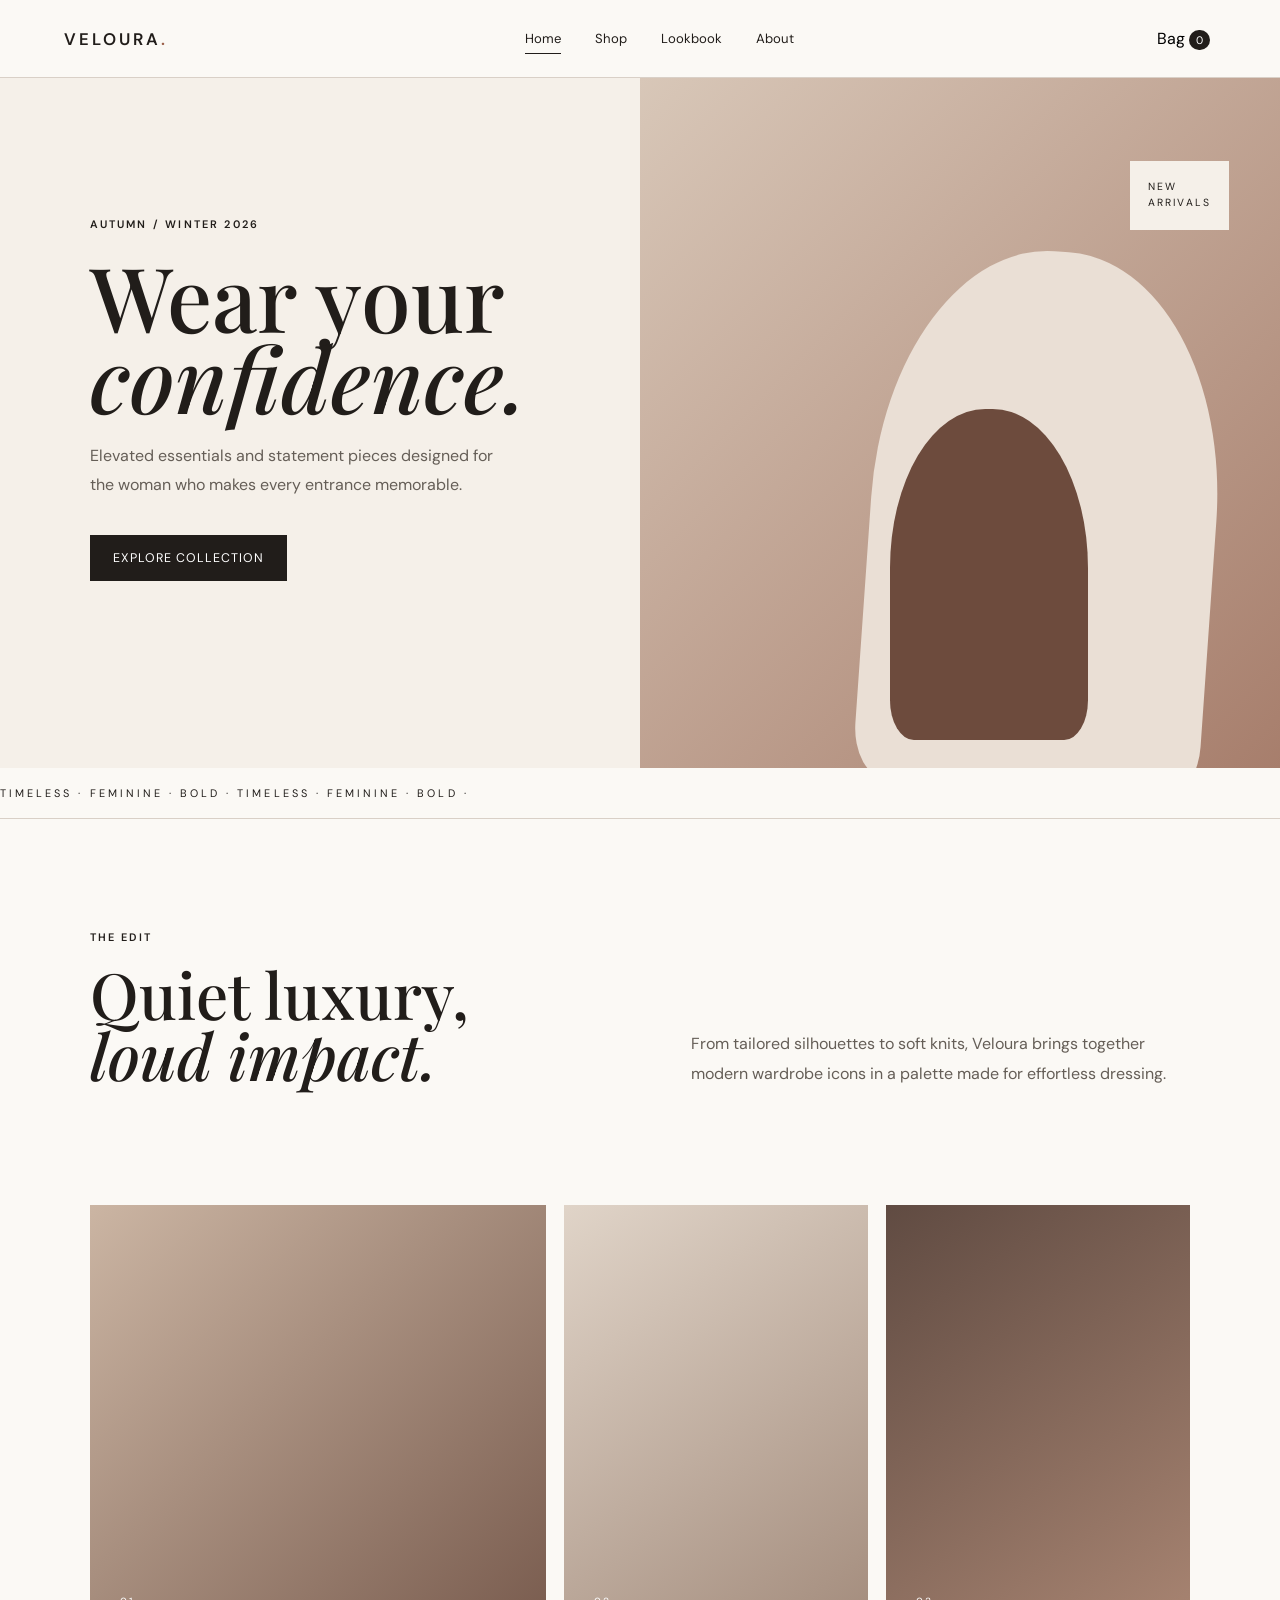
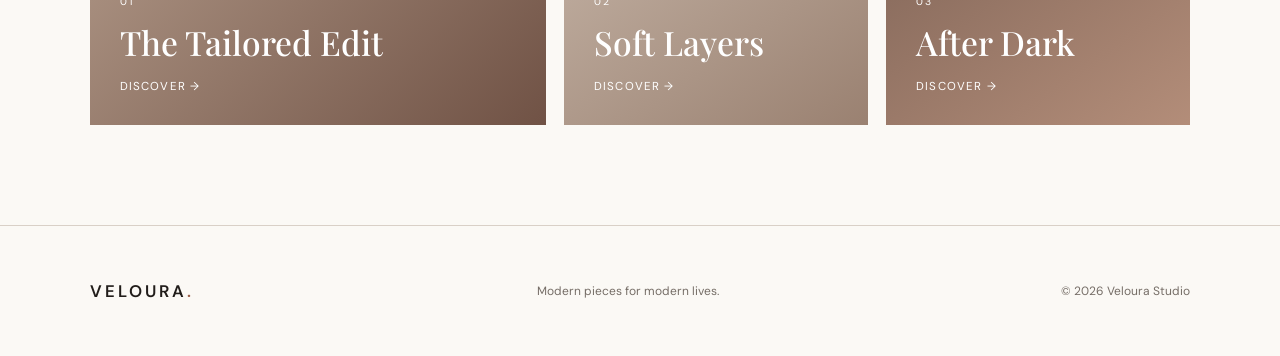
<file: index.html>
<!DOCTYPE html>
<html lang="en">
<head>
  <meta charset="UTF-8">
  <meta name="viewport" content="width=device-width, initial-scale=1.0">
  <title>Veloura — Modern Fashion</title>
  <link rel="stylesheet" href="style.css">
</head>
<body>
  <!-- Google tag (gtag.js) -->
<script async src="https://www.googletagmanager.com/gtag/js?id=G-50LRTYLRB1"></script>
<script>
  window.dataLayer = window.dataLayer || [];
  function gtag(){dataLayer.push(arguments);}
  gtag('js', new Date());

  gtag('config', 'G-FLQR0T5RXJ');
</script>

<header class="header">
  <a class="logo" href="index.html">VELOURA<span>.</span></a>
  <button class="menu-toggle" aria-label="Open menu">☰</button>
  <nav class="nav">
    <a class="active" href="index.html">Home</a>
    <a href="shop.html">Shop</a>
    <a href="lookbook.html">Lookbook</a>
    <a href="about.html">About</a>
  </nav>
  <button class="cart-btn" onclick="openCart()">Bag <span id="cartCount">0</span></button>
</header>

<main>
<section class="hero">
  <div class="hero-copy">
    <p class="eyebrow">AUTUMN / WINTER 2026</p>
    <h1>Wear your<br><em>confidence.</em></h1>
    <p class="lead">Elevated essentials and statement pieces designed for the woman who makes every entrance memorable.</p>
    <a class="btn" href="shop.html">Explore collection</a>
  </div>
  <div class="hero-art"><div class="model-shape"></div><div class="hero-card">NEW<br>ARRIVALS</div></div>
</section>

<section class="marquee"><span>TIMELESS · FEMININE · BOLD · TIMELESS · FEMININE · BOLD ·</span></section>

<section class="intro section">
  <div><p class="eyebrow">THE EDIT</p><h2>Quiet luxury,<br><em>loud impact.</em></h2></div>
  <p>From tailored silhouettes to soft knits, Veloura brings together modern wardrobe icons in a palette made for effortless dressing.</p>
</section>

<section class="feature-grid section">
  <article class="feature feature-a"><div><span>01</span><h3>The Tailored Edit</h3><a href="shop.html">Discover →</a></div></article>
  <article class="feature feature-b"><div><span>02</span><h3>Soft Layers</h3><a href="shop.html">Discover →</a></div></article>
  <article class="feature feature-c"><div><span>03</span><h3>After Dark</h3><a href="shop.html">Discover →</a></div></article>
</section>
</main>

<footer><div class="logo">VELOURA<span>.</span></div><p>Modern pieces for modern lives.</p><p>© 2026 Veloura Studio</p></footer>
<div id="cartModal" class="modal"><div class="modal-box"><button class="close" onclick="closeCart()">×</button><h2>Your bag</h2><p id="cartText">Your bag is empty.</p><a class="btn" href="shop.html">Continue shopping</a></div></div>
<script src="script.js"></script>
</body>
</html>
</file>
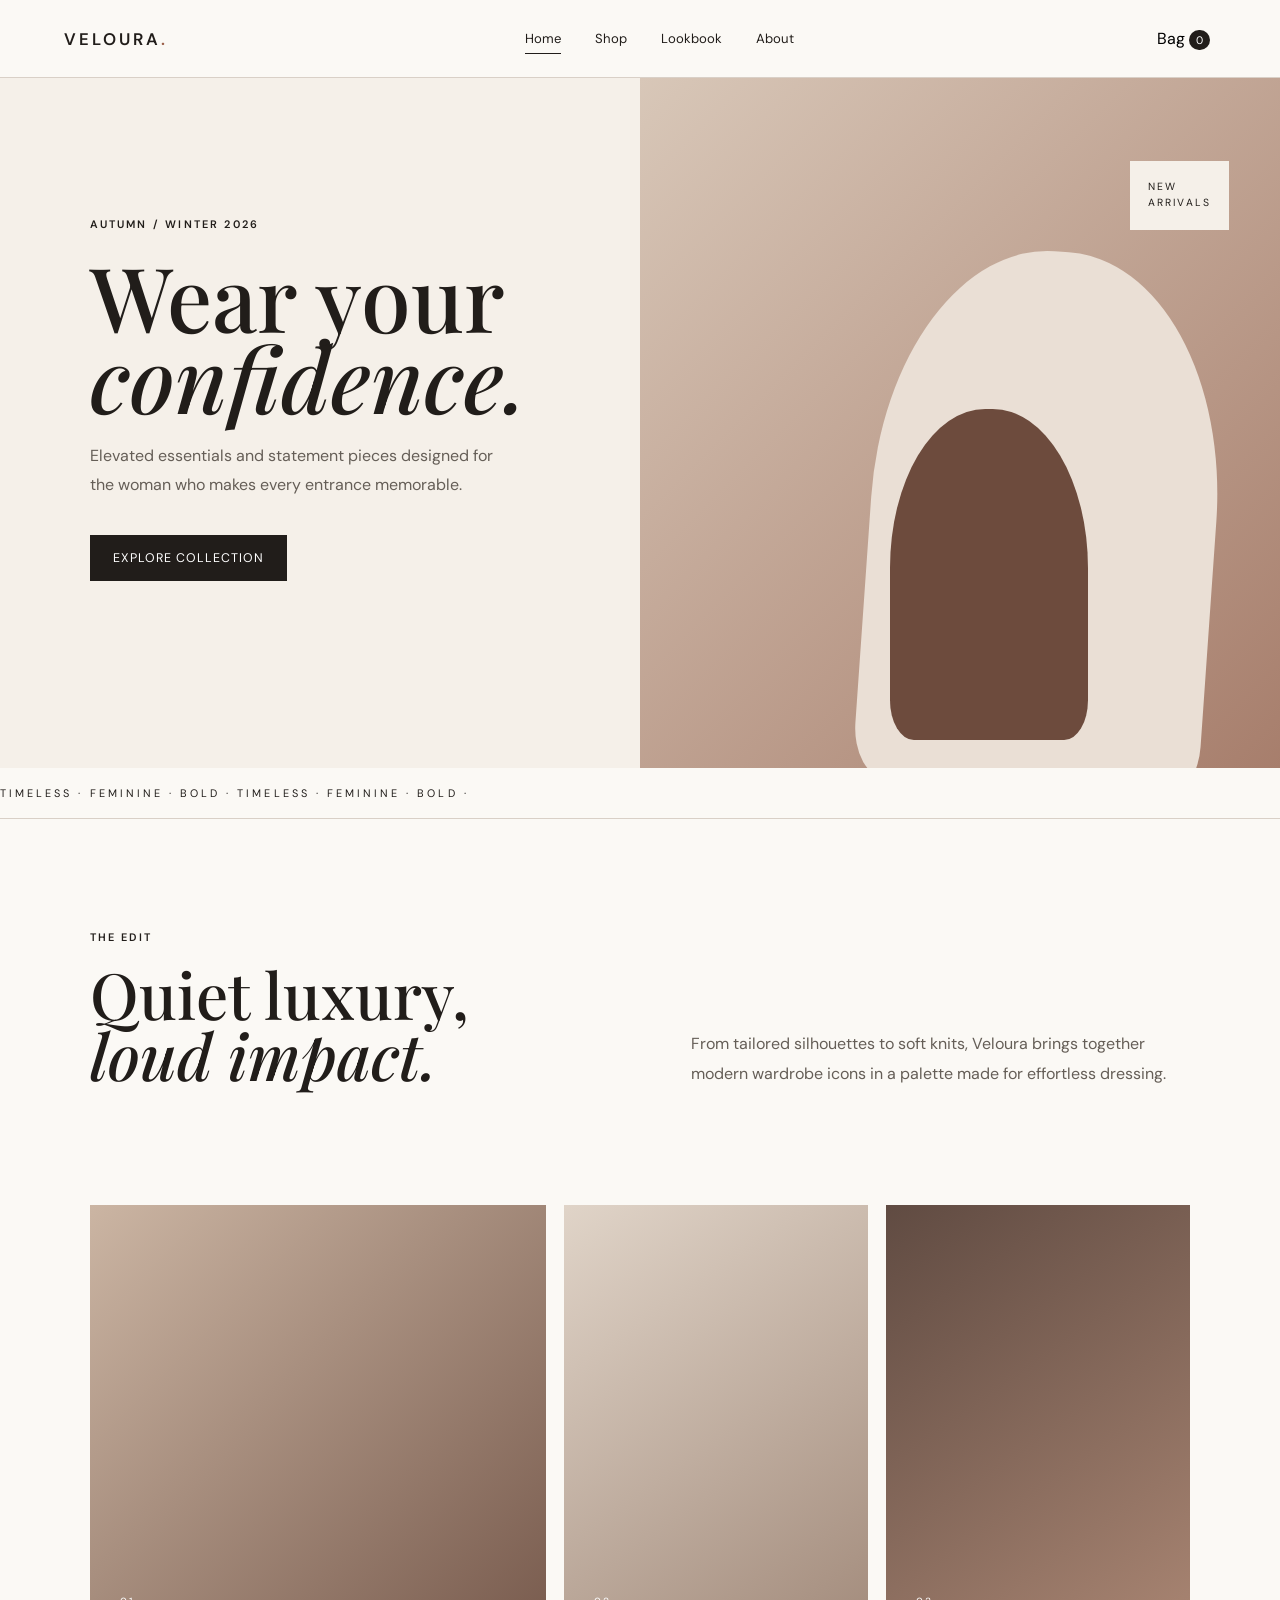
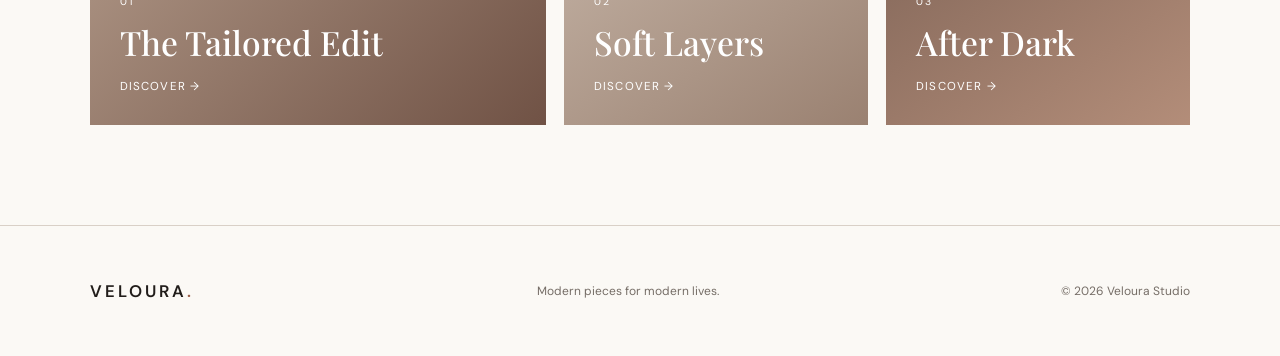
<file: veloura-fashion-website/index.html>
<!DOCTYPE html>
<html lang="en">
<head>
  <meta charset="UTF-8">
  <meta name="viewport" content="width=device-width, initial-scale=1.0">
  <title>Veloura — Modern Fashion</title>
  <link rel="stylesheet" href="style.css">
</head>
<body>
  <!-- Google tag (gtag.js) -->
<script async src="https://www.googletagmanager.com/gtag/js?id=G-50LRTYLRB1"></script>
<script>
  window.dataLayer = window.dataLayer || [];
  function gtag(){dataLayer.push(arguments);}
  gtag('js', new Date());

  gtag('config', 'G-50LRTYLRB1');
</script>

<header class="header">
  <a class="logo" href="index.html">VELOURA<span>.</span></a>
  <button class="menu-toggle" aria-label="Open menu">☰</button>
  <nav class="nav">
    <a class="active" href="index.html">Home</a>
    <a href="shop.html">Shop</a>
    <a href="lookbook.html">Lookbook</a>
    <a href="about.html">About</a>
  </nav>
  <button class="cart-btn" onclick="openCart()">Bag <span id="cartCount">0</span></button>
</header>

<main>
<section class="hero">
  <div class="hero-copy">
    <p class="eyebrow">AUTUMN / WINTER 2026</p>
    <h1>Wear your<br><em>confidence.</em></h1>
    <p class="lead">Elevated essentials and statement pieces designed for the woman who makes every entrance memorable.</p>
    <a class="btn" href="shop.html">Explore collection</a>
  </div>
  <div class="hero-art"><div class="model-shape"></div><div class="hero-card">NEW<br>ARRIVALS</div></div>
</section>

<section class="marquee"><span>TIMELESS · FEMININE · BOLD · TIMELESS · FEMININE · BOLD ·</span></section>

<section class="intro section">
  <div><p class="eyebrow">THE EDIT</p><h2>Quiet luxury,<br><em>loud impact.</em></h2></div>
  <p>From tailored silhouettes to soft knits, Veloura brings together modern wardrobe icons in a palette made for effortless dressing.</p>
</section>

<section class="feature-grid section">
  <article class="feature feature-a"><div><span>01</span><h3>The Tailored Edit</h3><a href="shop.html">Discover →</a></div></article>
  <article class="feature feature-b"><div><span>02</span><h3>Soft Layers</h3><a href="shop.html">Discover →</a></div></article>
  <article class="feature feature-c"><div><span>03</span><h3>After Dark</h3><a href="shop.html">Discover →</a></div></article>
</section>
</main>

<footer><div class="logo">VELOURA<span>.</span></div><p>Modern pieces for modern lives.</p><p>© 2026 Veloura Studio</p></footer>
<div id="cartModal" class="modal"><div class="modal-box"><button class="close" onclick="closeCart()">×</button><h2>Your bag</h2><p id="cartText">Your bag is empty.</p><a class="btn" href="shop.html">Continue shopping</a></div></div>
<script src="script.js"></script>
</body>
</html>
</file>
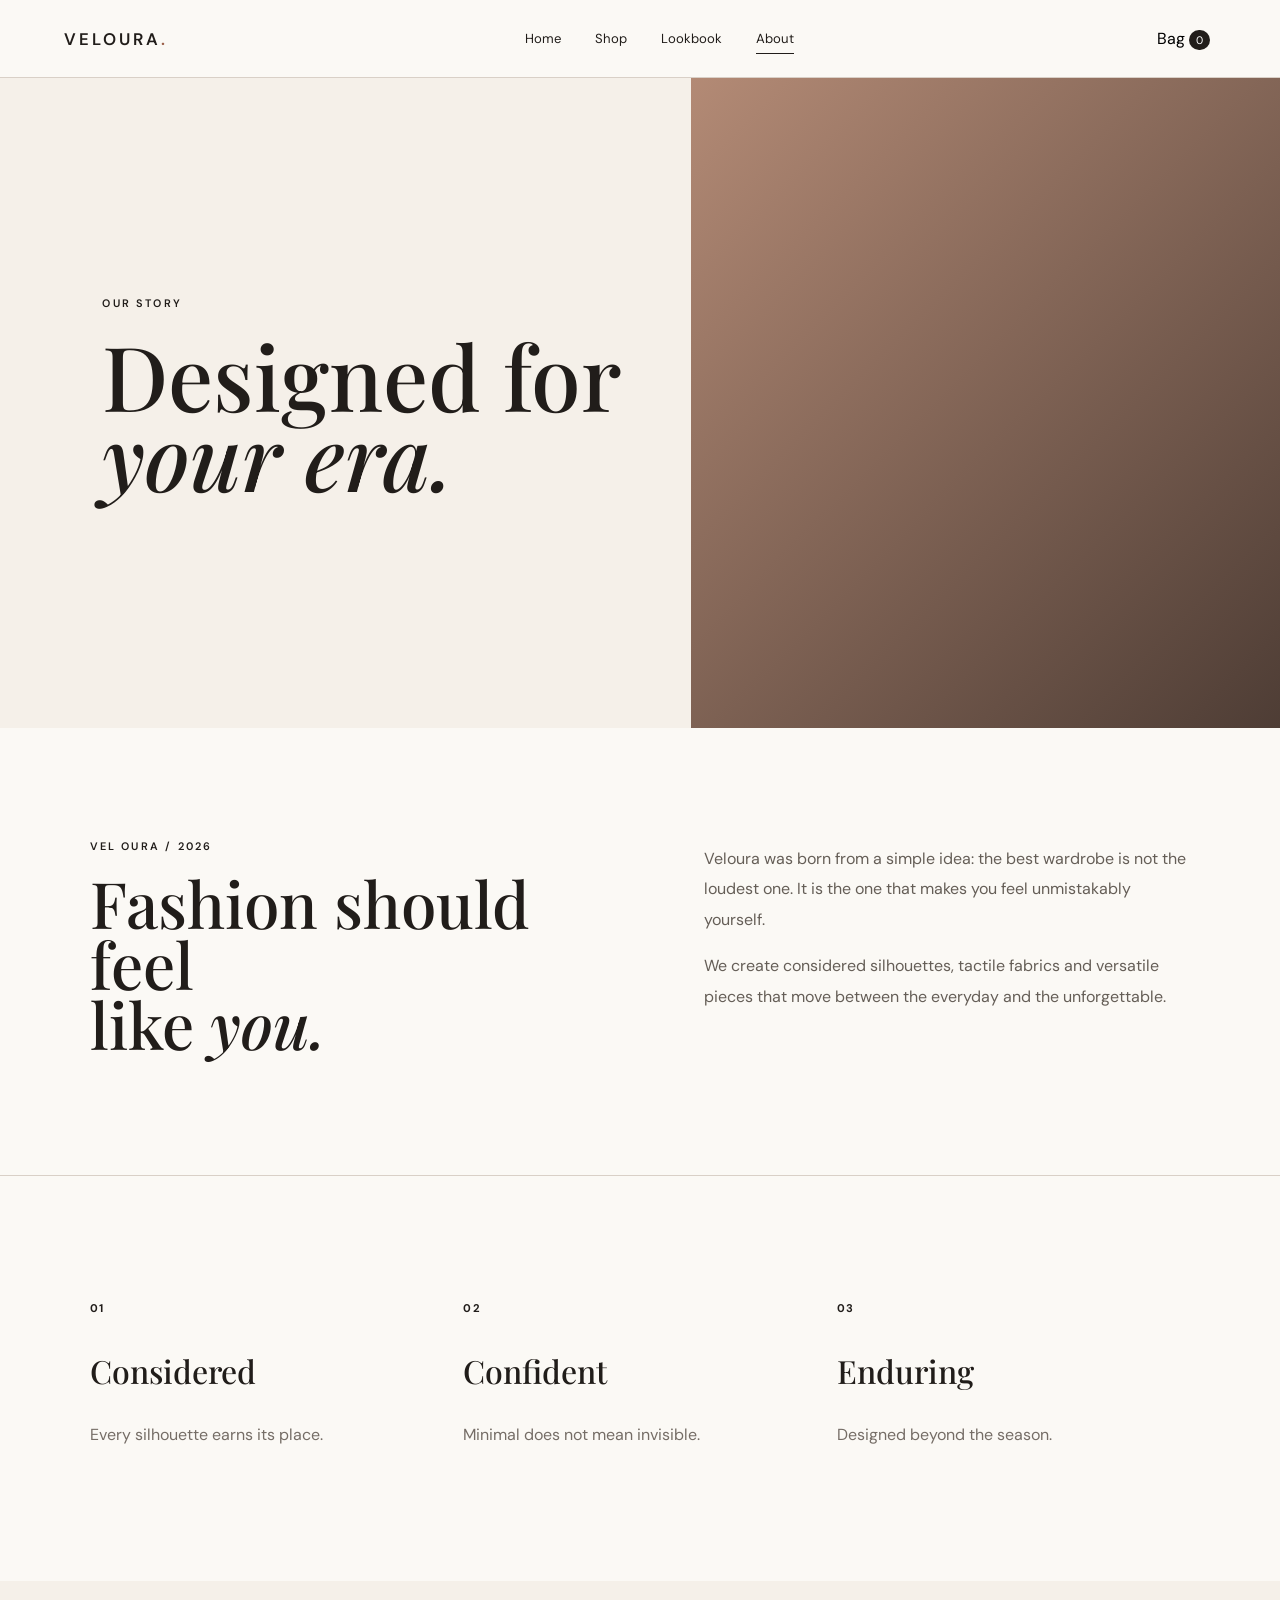
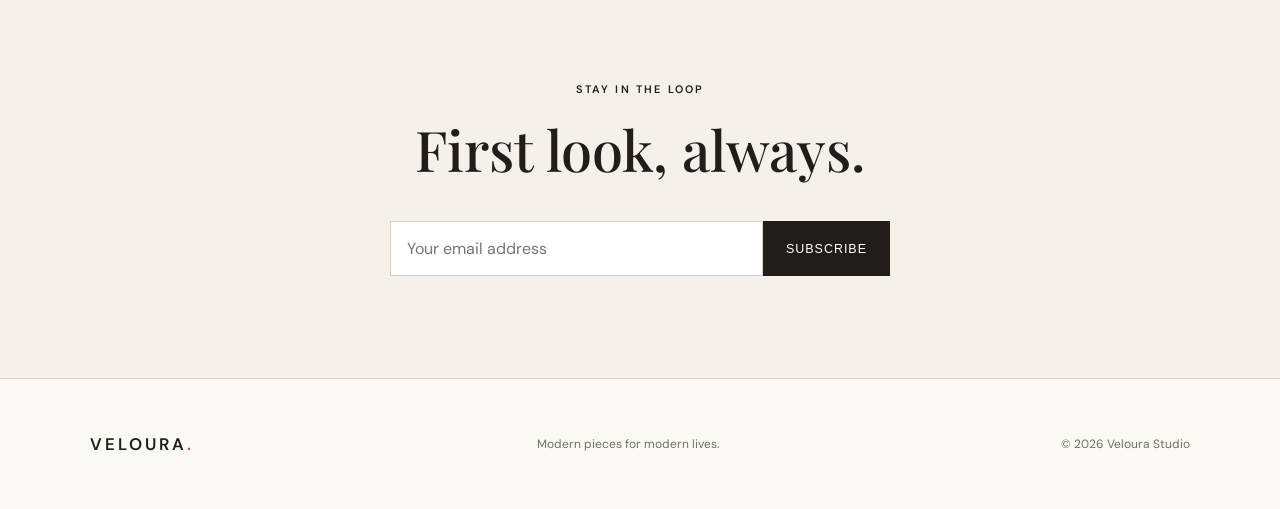
<file: about.html>
<!DOCTYPE html>
<html lang="en">
<head><meta charset="UTF-8"><meta name="viewport" content="width=device-width, initial-scale=1.0"><title>About — Veloura</title><link rel="stylesheet" href="style.css"></head>
<body>
  <script>
  window.dataLayer = window.dataLayer || [];
  function gtag(){dataLayer.push(arguments);}
  gtag('js', new Date());

  gtag('config', 'G-FLQR0T5RXJ');
</script>
<header class="header"><a class="logo" href="index.html">VELOURA<span>.</span></a><button class="menu-toggle">☰</button><nav class="nav"><a href="index.html">Home</a><a href="shop.html">Shop</a><a href="lookbook.html">Lookbook</a><a class="active" href="about.html">About</a></nav><button class="cart-btn" onclick="openCart()">Bag <span id="cartCount">0</span></button></header>
<main>
<section class="about-hero"><div><p class="eyebrow">OUR STORY</p><h1>Designed for<br><em>your era.</em></h1></div><div class="about-art"></div></section>
<section class="story section"><div><p class="eyebrow">VEL OURA / 2026</p><h2>Fashion should feel<br>like <em>you.</em></h2></div><div><p>Veloura was born from a simple idea: the best wardrobe is not the loudest one. It is the one that makes you feel unmistakably yourself.</p><p>We create considered silhouettes, tactile fabrics and versatile pieces that move between the everyday and the unforgettable.</p></div></section>
<section class="values section"><div><strong>01</strong><h3>Considered</h3><p>Every silhouette earns its place.</p></div><div><strong>02</strong><h3>Confident</h3><p>Minimal does not mean invisible.</p></div><div><strong>03</strong><h3>Enduring</h3><p>Designed beyond the season.</p></div></section>
<section class="newsletter"><p class="eyebrow">STAY IN THE LOOP</p><h2>First look, always.</h2><form onsubmit="subscribe(event)"><input id="email" type="email" placeholder="Your email address" required><button class="btn" type="submit">Subscribe</button></form><small id="formMsg"></small></section>
</main>
<footer><div class="logo">VELOURA<span>.</span></div><p>Modern pieces for modern lives.</p><p>© 2026 Veloura Studio</p></footer>
<div id="cartModal" class="modal"><div class="modal-box"><button class="close" onclick="closeCart()">×</button><h2>Your bag</h2><p id="cartText">Your bag is empty.</p><a class="btn" href="shop.html">Shop the collection</a></div></div>
<script src="script.js"></script>
</body></html>
</file>
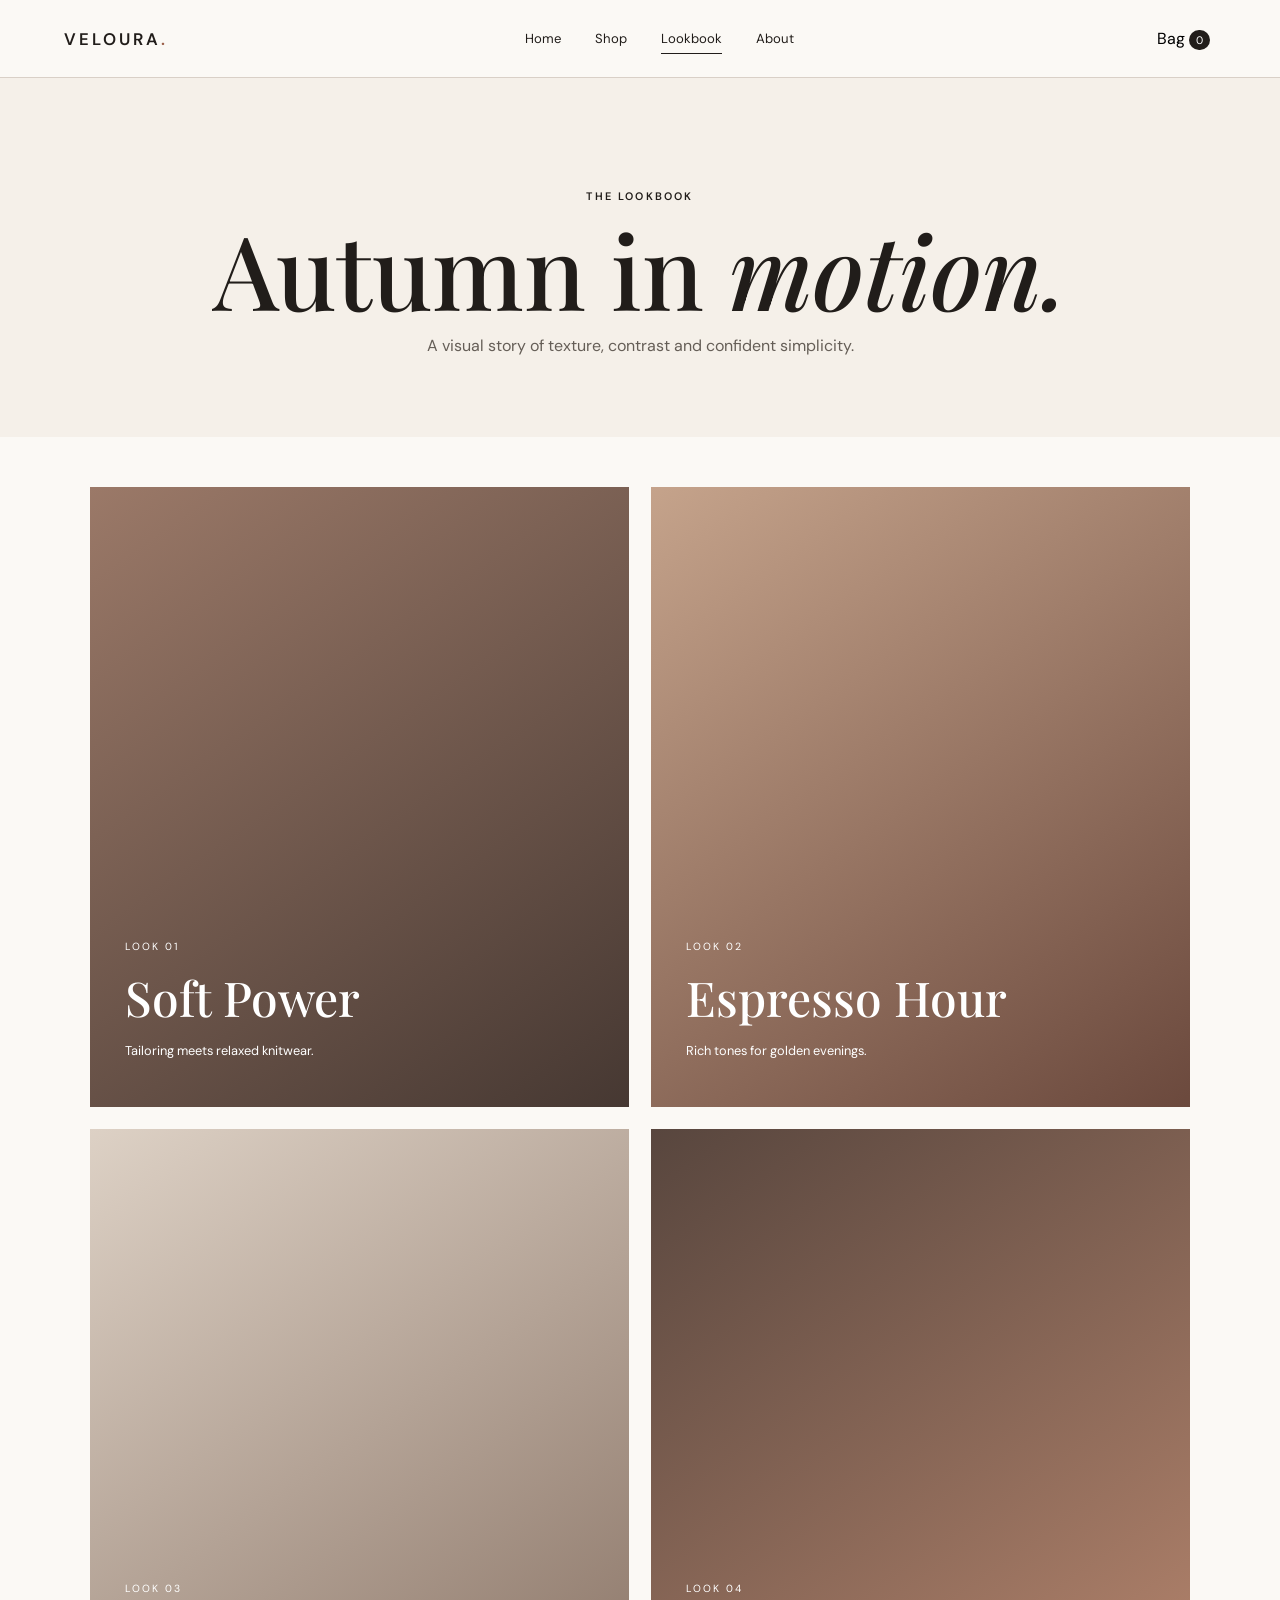
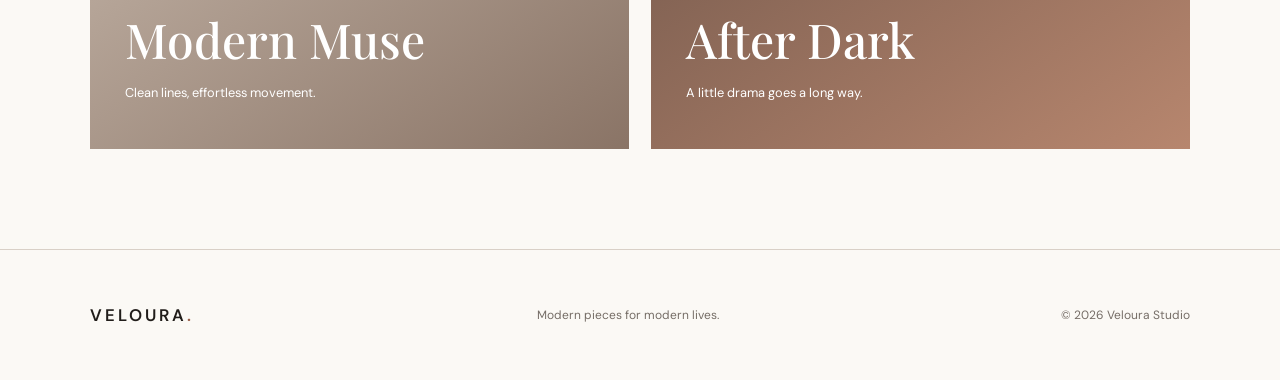
<file: lookbook.html>
<!DOCTYPE html>
<html lang="en">
<head><meta charset="UTF-8"><meta name="viewport" content="width=device-width, initial-scale=1.0"><title>Lookbook — Veloura</title><link rel="stylesheet" href="style.css"></head>
<body>
  <script>
  window.dataLayer = window.dataLayer || [];
  function gtag(){dataLayer.push(arguments);}
  gtag('js', new Date());

  gtag('config', 'G-FLQR0T5RXJ');
</script>
<header class="header"><a class="logo" href="index.html">VELOURA<span>.</span></a><button class="menu-toggle">☰</button><nav class="nav"><a href="index.html">Home</a><a href="shop.html">Shop</a><a class="active" href="lookbook.html">Lookbook</a><a href="about.html">About</a></nav><button class="cart-btn" onclick="openCart()">Bag <span id="cartCount">0</span></button></header>
<main>
<section class="page-head"><p class="eyebrow">THE LOOKBOOK</p><h1>Autumn in <em>motion.</em></h1><p>A visual story of texture, contrast and confident simplicity.</p></section>
<section class="lookbook section">
  <div class="look look1"><div class="look-caption"><span>LOOK 01</span><h2>Soft Power</h2><p>Tailoring meets relaxed knitwear.</p></div></div>
  <div class="look look2"><div class="look-caption"><span>LOOK 02</span><h2>Espresso Hour</h2><p>Rich tones for golden evenings.</p></div></div>
  <div class="look look3"><div class="look-caption"><span>LOOK 03</span><h2>Modern Muse</h2><p>Clean lines, effortless movement.</p></div></div>
  <div class="look look4"><div class="look-caption"><span>LOOK 04</span><h2>After Dark</h2><p>A little drama goes a long way.</p></div></div>
</section>
</main>
<footer><div class="logo">VELOURA<span>.</span></div><p>Modern pieces for modern lives.</p><p>© 2026 Veloura Studio</p></footer>
<div id="cartModal" class="modal"><div class="modal-box"><button class="close" onclick="closeCart()">×</button><h2>Your bag</h2><p id="cartText">Your bag is empty.</p><a class="btn" href="shop.html">Shop the collection</a></div></div>
<script src="script.js"></script>
</body></html>
</file>
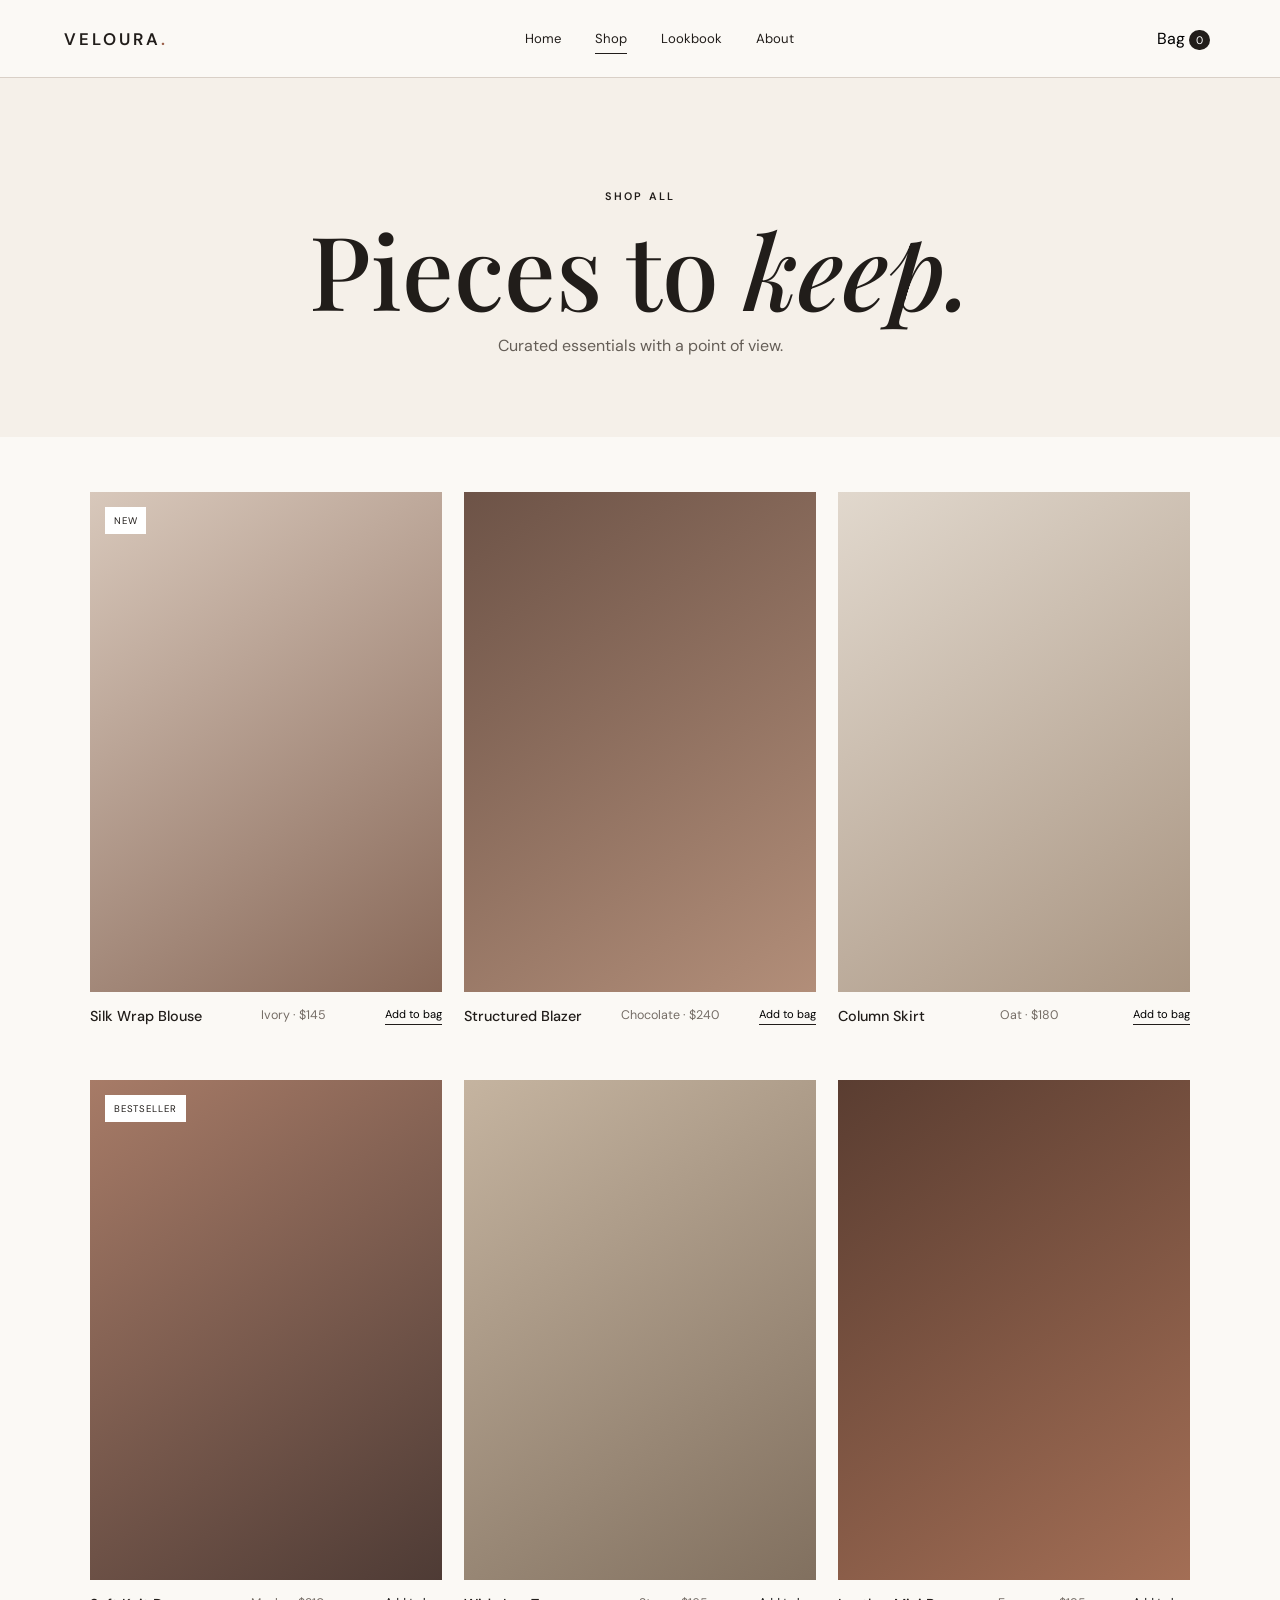
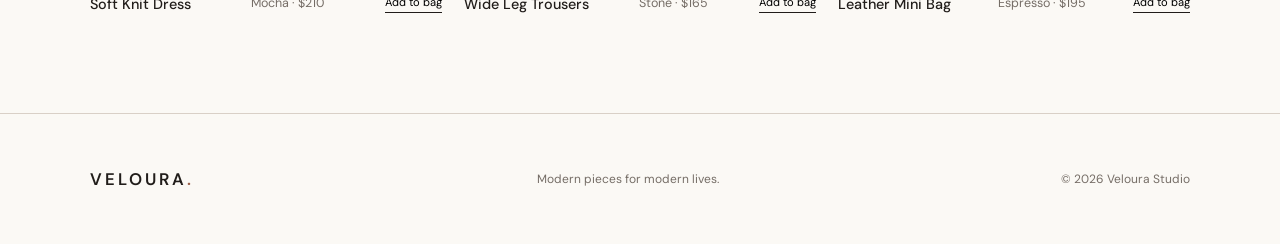
<file: shop.html>
<!DOCTYPE html>
<html lang="en">
<head><meta charset="UTF-8"><meta name="viewport" content="width=device-width, initial-scale=1.0"><title>Shop — Veloura</title><link rel="stylesheet" href="style.css"></head>
<body>
  <script>
  window.dataLayer = window.dataLayer || [];
  function gtag(){dataLayer.push(arguments);}
  gtag('js', new Date());

  gtag('config', 'G-FLQR0T5RXJ');
</script>
<header class="header"><a class="logo" href="index.html">VELOURA<span>.</span></a><button class="menu-toggle">☰</button><nav class="nav"><a href="index.html">Home</a><a class="active" href="shop.html">Shop</a><a href="lookbook.html">Lookbook</a><a href="about.html">About</a></nav><button class="cart-btn" onclick="openCart()">Bag <span id="cartCount">0</span></button></header>
<main>
<section class="page-head"><p class="eyebrow">SHOP ALL</p><h1>Pieces to <em>keep.</em></h1><p>Curated essentials with a point of view.</p></section>
<section class="products section">
  <article class="product"><div class="product-img p1"><span>NEW</span></div><div class="product-info"><h3>Silk Wrap Blouse</h3><p>Ivory · $145</p><button onclick="addToCart('Silk Wrap Blouse')">Add to bag</button></div></article>
  <article class="product"><div class="product-img p2"></div><div class="product-info"><h3>Structured Blazer</h3><p>Chocolate · $240</p><button onclick="addToCart('Structured Blazer')">Add to bag</button></div></article>
  <article class="product"><div class="product-img p3"></div><div class="product-info"><h3>Column Skirt</h3><p>Oat · $180</p><button onclick="addToCart('Column Skirt')">Add to bag</button></div></article>
  <article class="product"><div class="product-img p4"><span>BESTSELLER</span></div><div class="product-info"><h3>Soft Knit Dress</h3><p>Mocha · $210</p><button onclick="addToCart('Soft Knit Dress')">Add to bag</button></div></article>
  <article class="product"><div class="product-img p5"></div><div class="product-info"><h3>Wide Leg Trousers</h3><p>Stone · $165</p><button onclick="addToCart('Wide Leg Trousers')">Add to bag</button></div></article>
  <article class="product"><div class="product-img p6"></div><div class="product-info"><h3>Leather Mini Bag</h3><p>Espresso · $195</p><button onclick="addToCart('Leather Mini Bag')">Add to bag</button></div></article>
</section>
</main>
<footer><div class="logo">VELOURA<span>.</span></div><p>Modern pieces for modern lives.</p><p>© 2026 Veloura Studio</p></footer>
<div id="cartModal" class="modal"><div class="modal-box"><button class="close" onclick="closeCart()">×</button><h2>Your bag</h2><p id="cartText">Your bag is empty.</p><a class="btn" href="shop.html">Continue shopping</a></div></div>
<script src="script.js"></script>
</body></html>
</file>
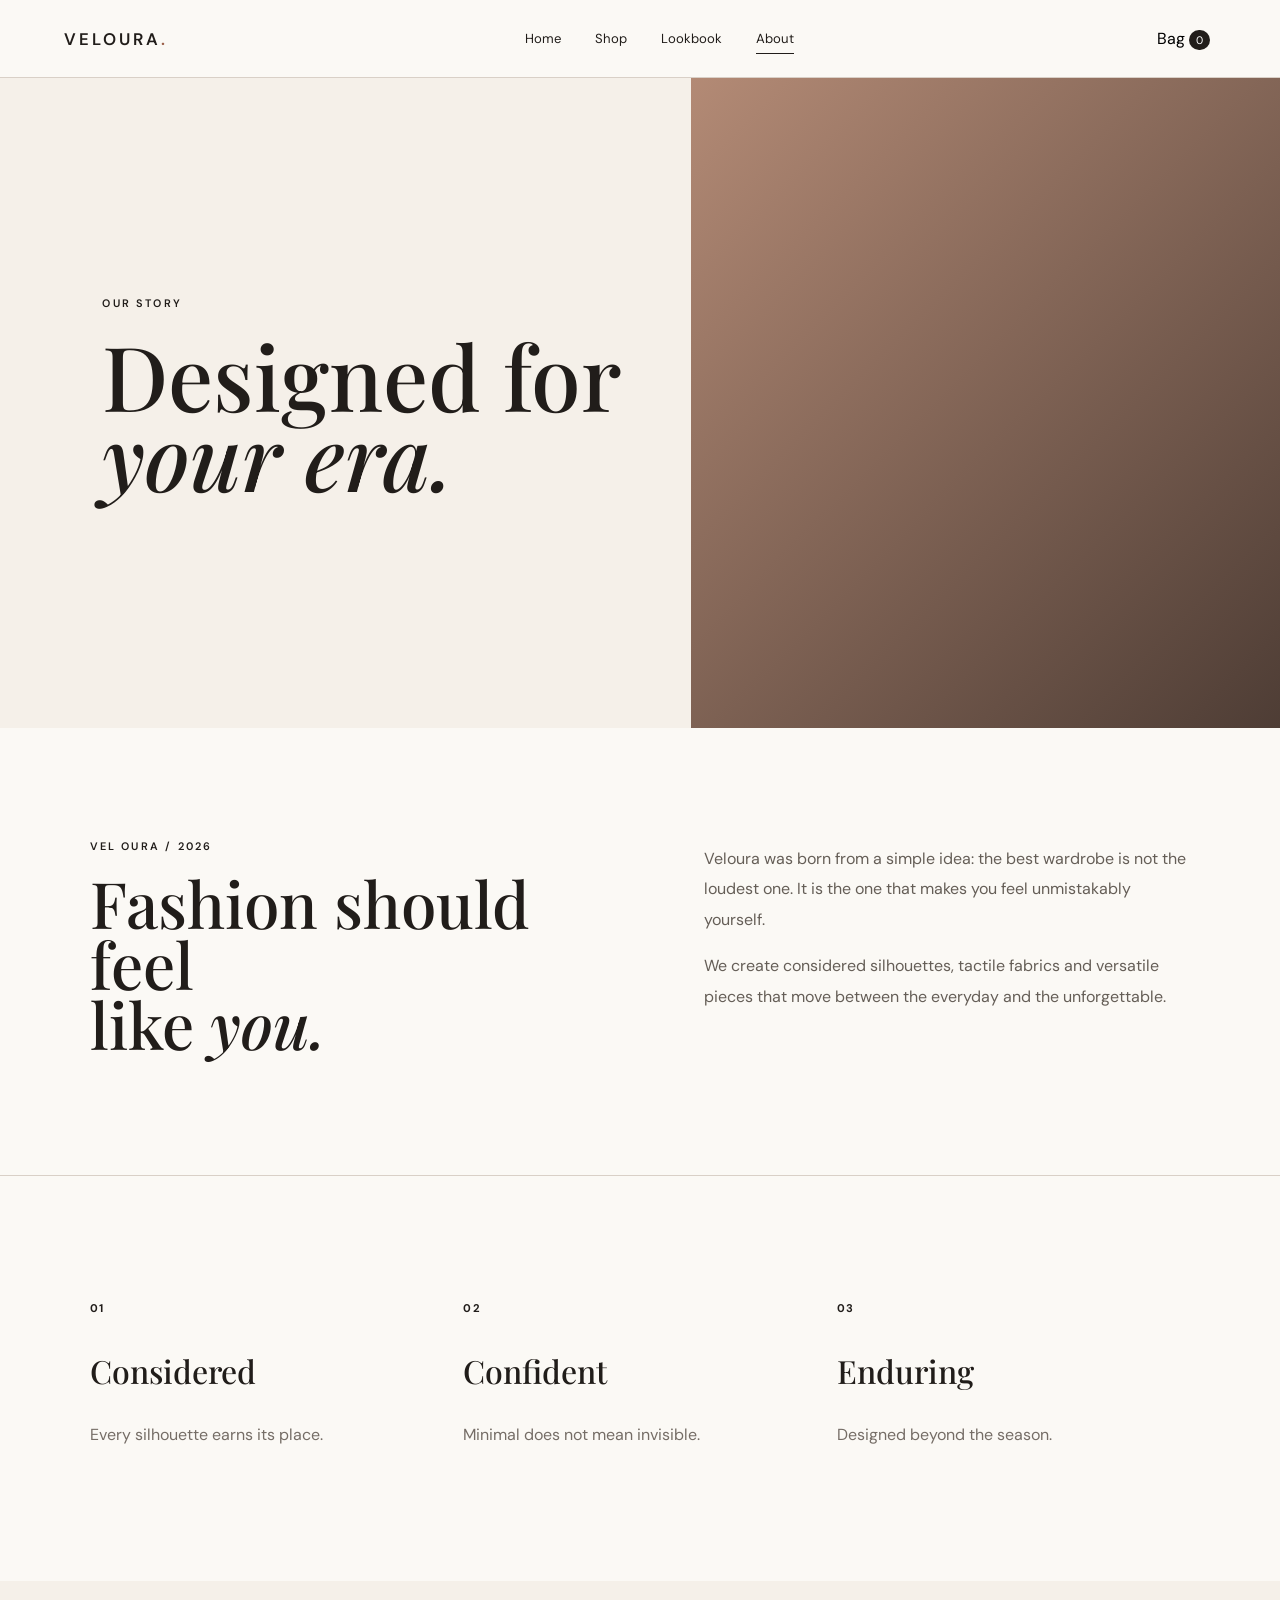
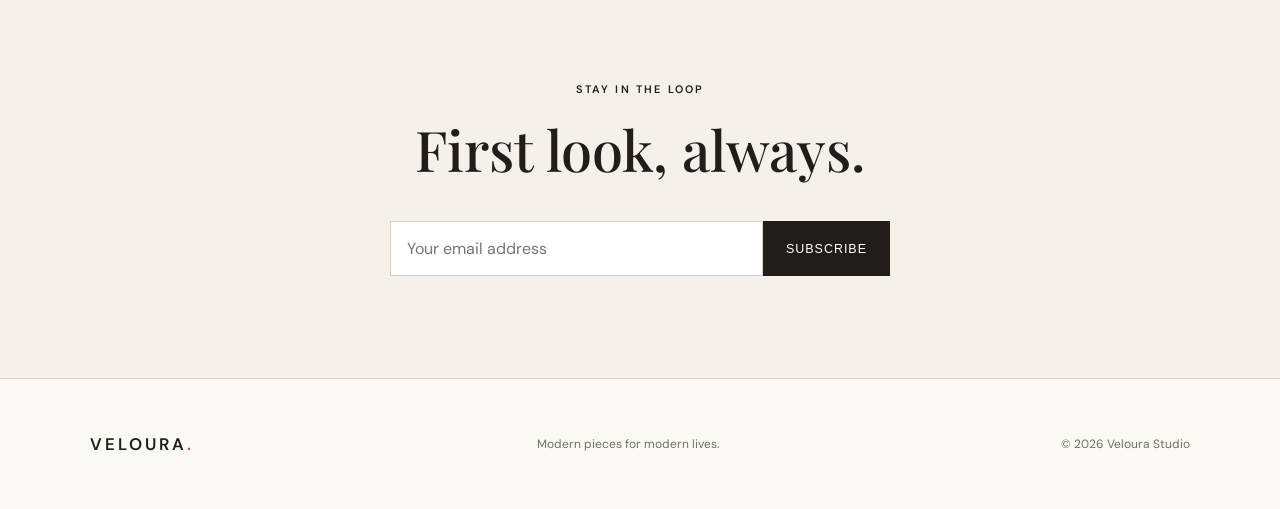
<file: veloura-fashion-website/about.html>
<!DOCTYPE html>
<html lang="en">
<head><meta charset="UTF-8"><meta name="viewport" content="width=device-width, initial-scale=1.0"><title>About — Veloura</title><link rel="stylesheet" href="style.css"></head>
<body>
<header class="header"><a class="logo" href="index.html">VELOURA<span>.</span></a><button class="menu-toggle">☰</button><nav class="nav"><a href="index.html">Home</a><a href="shop.html">Shop</a><a href="lookbook.html">Lookbook</a><a class="active" href="about.html">About</a></nav><button class="cart-btn" onclick="openCart()">Bag <span id="cartCount">0</span></button></header>
<main>
<section class="about-hero"><div><p class="eyebrow">OUR STORY</p><h1>Designed for<br><em>your era.</em></h1></div><div class="about-art"></div></section>
<section class="story section"><div><p class="eyebrow">VEL OURA / 2026</p><h2>Fashion should feel<br>like <em>you.</em></h2></div><div><p>Veloura was born from a simple idea: the best wardrobe is not the loudest one. It is the one that makes you feel unmistakably yourself.</p><p>We create considered silhouettes, tactile fabrics and versatile pieces that move between the everyday and the unforgettable.</p></div></section>
<section class="values section"><div><strong>01</strong><h3>Considered</h3><p>Every silhouette earns its place.</p></div><div><strong>02</strong><h3>Confident</h3><p>Minimal does not mean invisible.</p></div><div><strong>03</strong><h3>Enduring</h3><p>Designed beyond the season.</p></div></section>
<section class="newsletter"><p class="eyebrow">STAY IN THE LOOP</p><h2>First look, always.</h2><form onsubmit="subscribe(event)"><input id="email" type="email" placeholder="Your email address" required><button class="btn" type="submit">Subscribe</button></form><small id="formMsg"></small></section>
</main>
<footer><div class="logo">VELOURA<span>.</span></div><p>Modern pieces for modern lives.</p><p>© 2026 Veloura Studio</p></footer>
<div id="cartModal" class="modal"><div class="modal-box"><button class="close" onclick="closeCart()">×</button><h2>Your bag</h2><p id="cartText">Your bag is empty.</p><a class="btn" href="shop.html">Shop the collection</a></div></div>
<script src="script.js"></script>
</body></html>
</file>
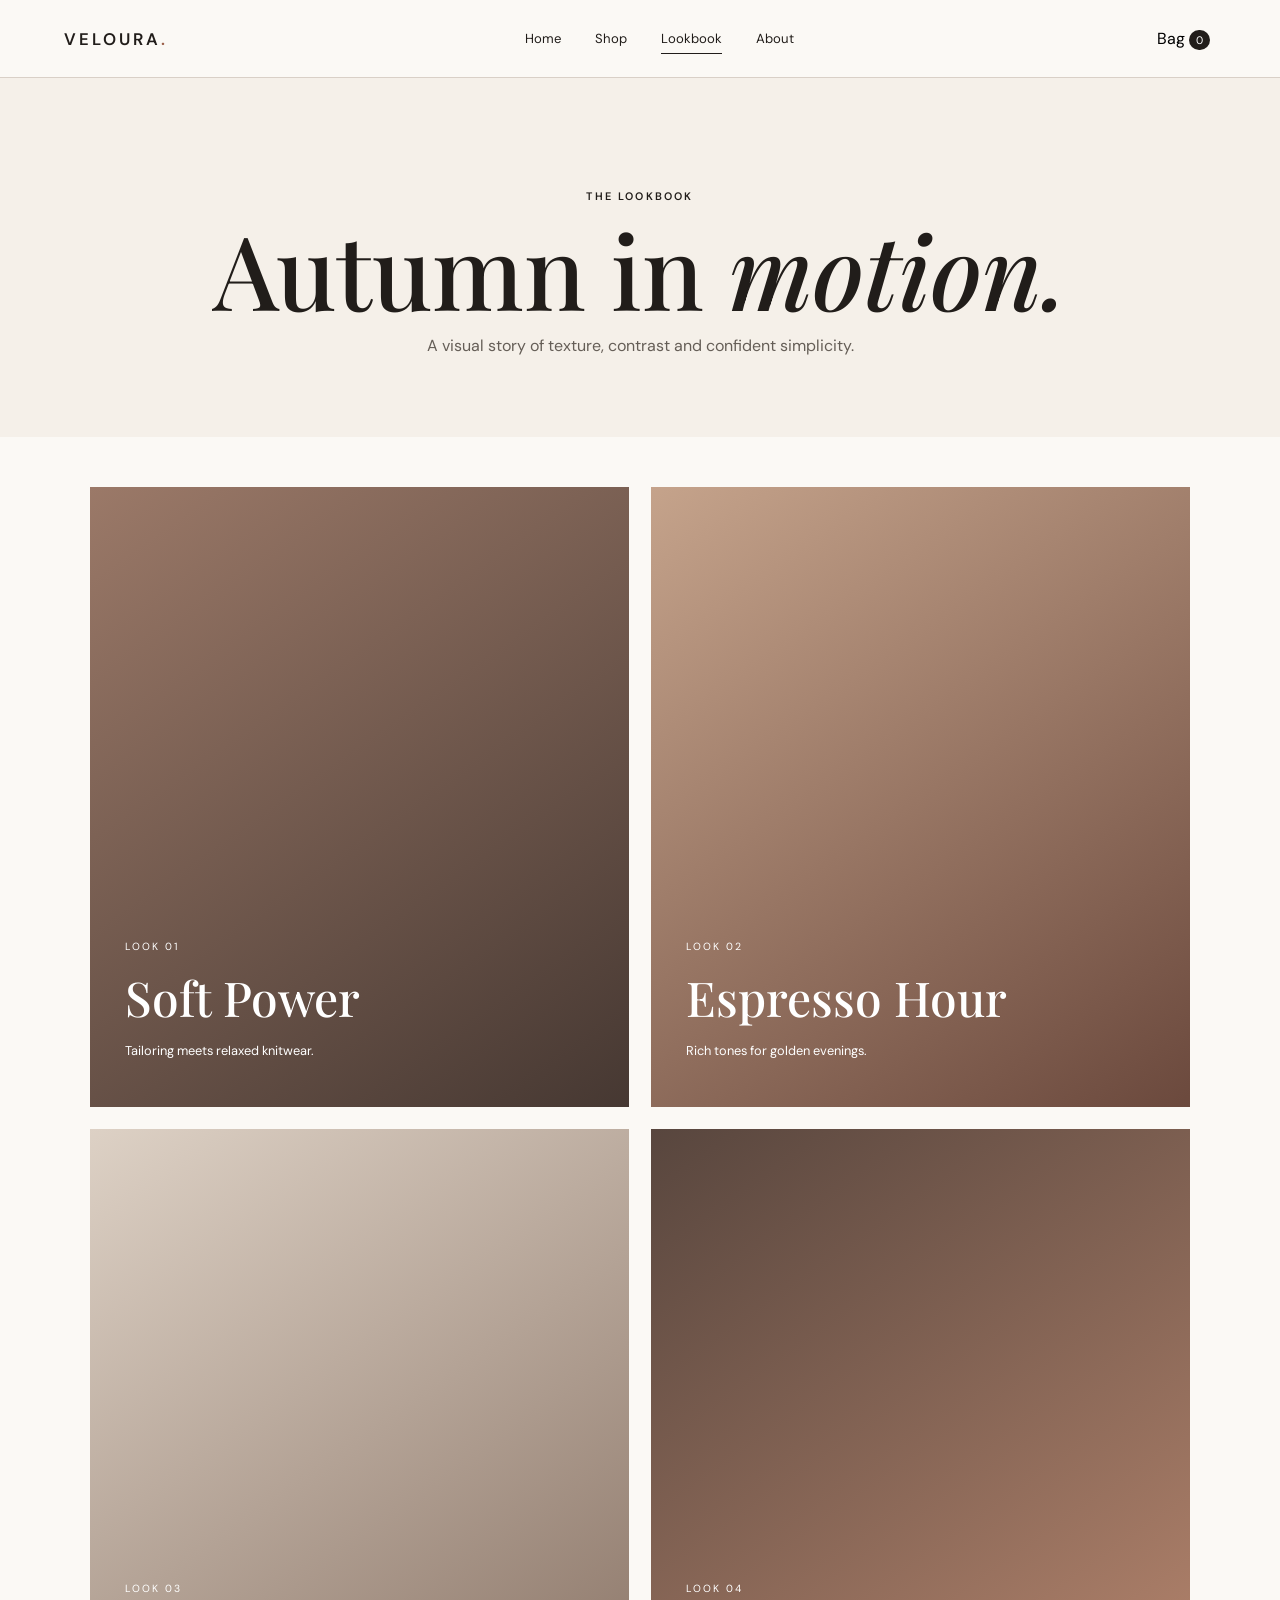
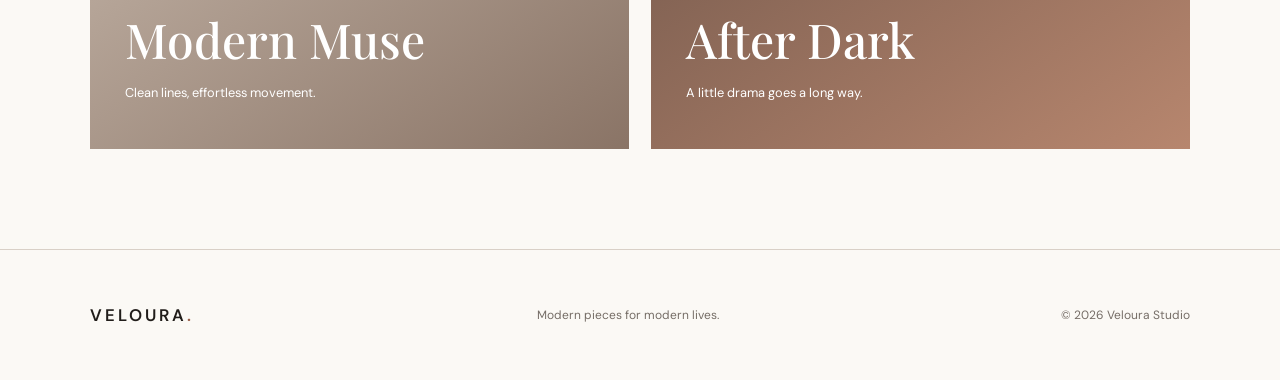
<file: veloura-fashion-website/lookbook.html>
<!DOCTYPE html>
<html lang="en">
<head><meta charset="UTF-8"><meta name="viewport" content="width=device-width, initial-scale=1.0"><title>Lookbook — Veloura</title><link rel="stylesheet" href="style.css"></head>
<body>
<header class="header"><a class="logo" href="index.html">VELOURA<span>.</span></a><button class="menu-toggle">☰</button><nav class="nav"><a href="index.html">Home</a><a href="shop.html">Shop</a><a class="active" href="lookbook.html">Lookbook</a><a href="about.html">About</a></nav><button class="cart-btn" onclick="openCart()">Bag <span id="cartCount">0</span></button></header>
<main>
<section class="page-head"><p class="eyebrow">THE LOOKBOOK</p><h1>Autumn in <em>motion.</em></h1><p>A visual story of texture, contrast and confident simplicity.</p></section>
<section class="lookbook section">
  <div class="look look1"><div class="look-caption"><span>LOOK 01</span><h2>Soft Power</h2><p>Tailoring meets relaxed knitwear.</p></div></div>
  <div class="look look2"><div class="look-caption"><span>LOOK 02</span><h2>Espresso Hour</h2><p>Rich tones for golden evenings.</p></div></div>
  <div class="look look3"><div class="look-caption"><span>LOOK 03</span><h2>Modern Muse</h2><p>Clean lines, effortless movement.</p></div></div>
  <div class="look look4"><div class="look-caption"><span>LOOK 04</span><h2>After Dark</h2><p>A little drama goes a long way.</p></div></div>
</section>
</main>
<footer><div class="logo">VELOURA<span>.</span></div><p>Modern pieces for modern lives.</p><p>© 2026 Veloura Studio</p></footer>
<div id="cartModal" class="modal"><div class="modal-box"><button class="close" onclick="closeCart()">×</button><h2>Your bag</h2><p id="cartText">Your bag is empty.</p><a class="btn" href="shop.html">Shop the collection</a></div></div>
<script src="script.js"></script>
</body></html>
</file>
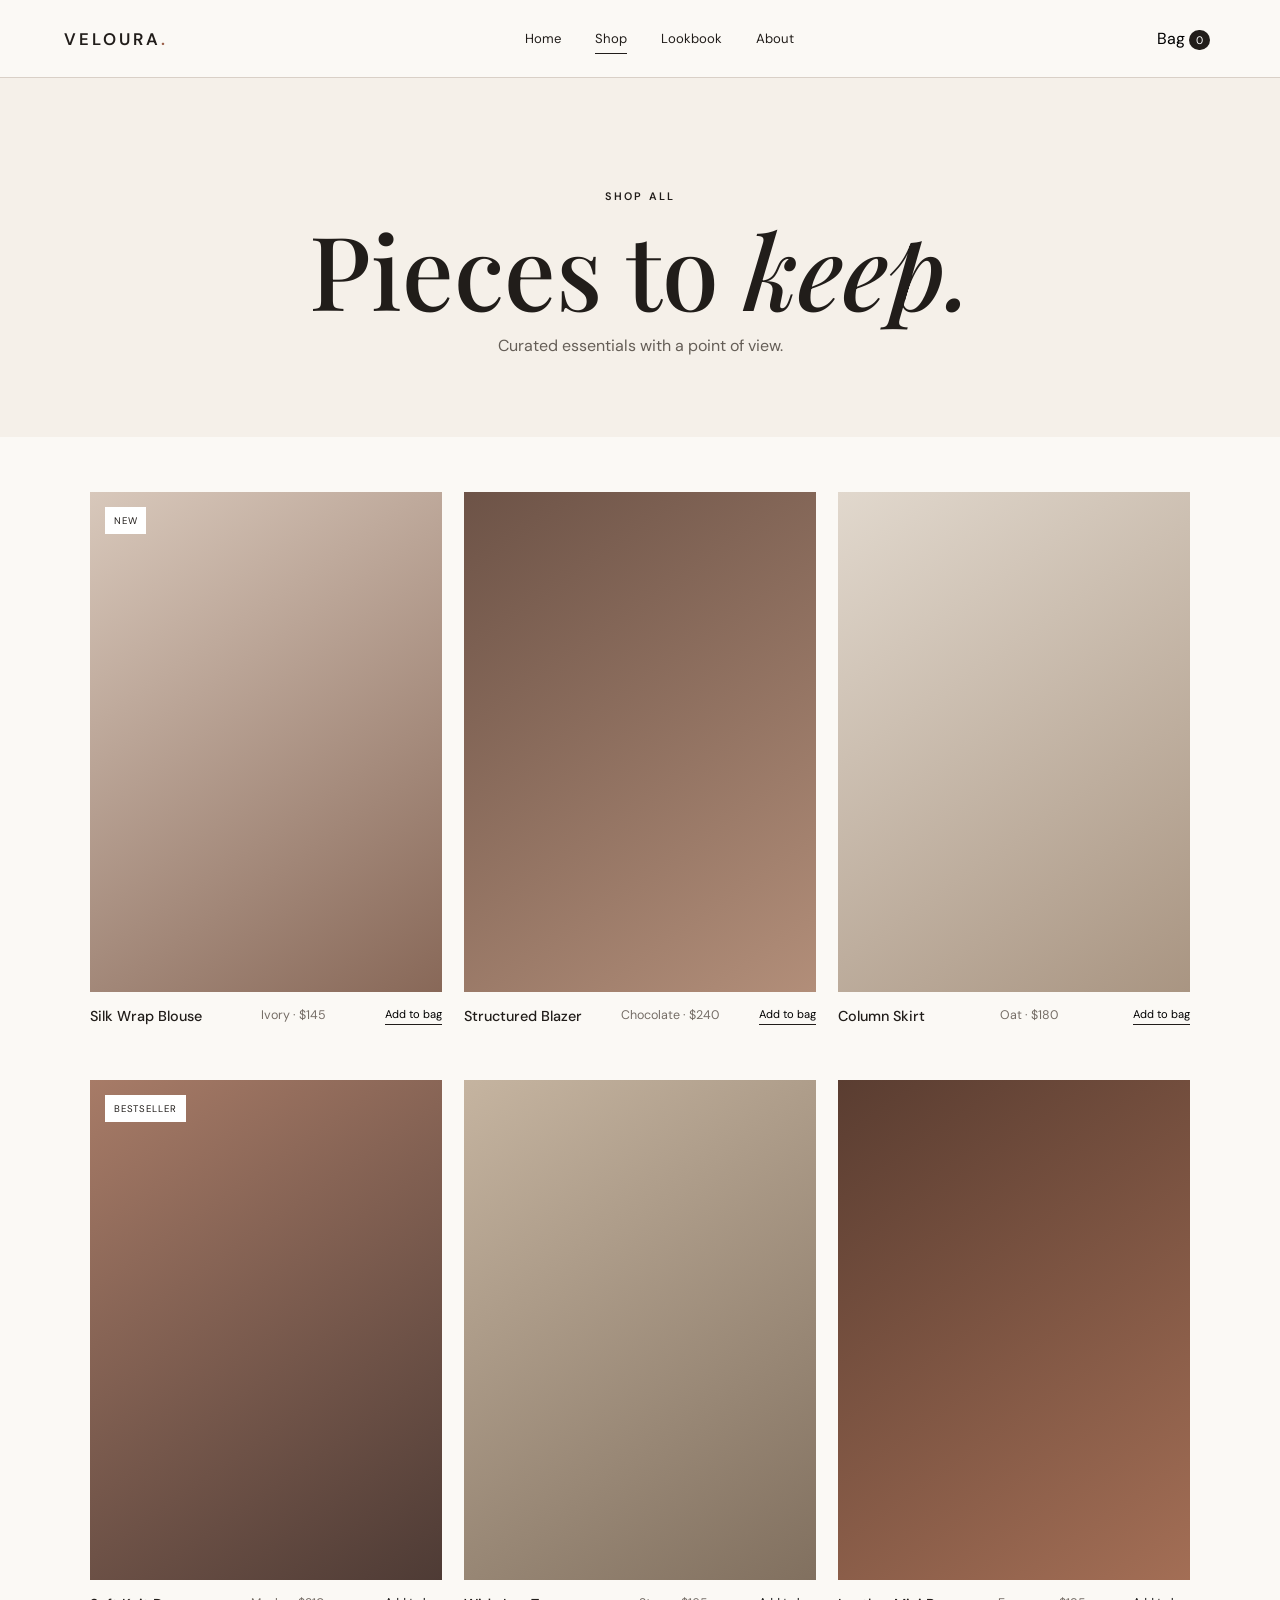
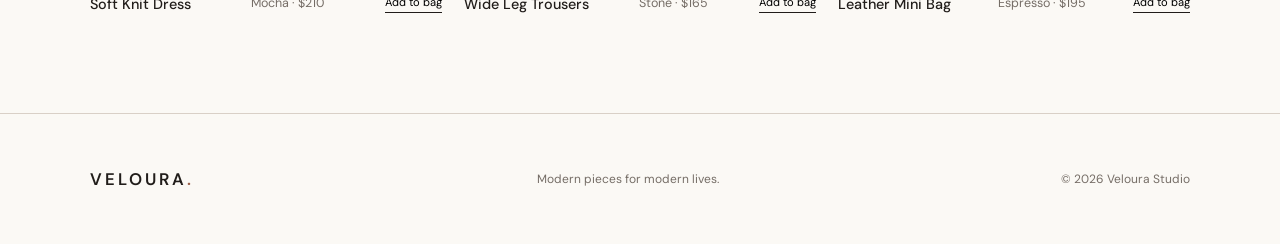
<file: veloura-fashion-website/shop.html>
<!DOCTYPE html>
<html lang="en">
<head><meta charset="UTF-8"><meta name="viewport" content="width=device-width, initial-scale=1.0"><title>Shop — Veloura</title><link rel="stylesheet" href="style.css"></head>
<body>
<header class="header"><a class="logo" href="index.html">VELOURA<span>.</span></a><button class="menu-toggle">☰</button><nav class="nav"><a href="index.html">Home</a><a class="active" href="shop.html">Shop</a><a href="lookbook.html">Lookbook</a><a href="about.html">About</a></nav><button class="cart-btn" onclick="openCart()">Bag <span id="cartCount">0</span></button></header>
<main>
<section class="page-head"><p class="eyebrow">SHOP ALL</p><h1>Pieces to <em>keep.</em></h1><p>Curated essentials with a point of view.</p></section>
<section class="products section">
  <article class="product"><div class="product-img p1"><span>NEW</span></div><div class="product-info"><h3>Silk Wrap Blouse</h3><p>Ivory · $145</p><button onclick="addToCart('Silk Wrap Blouse')">Add to bag</button></div></article>
  <article class="product"><div class="product-img p2"></div><div class="product-info"><h3>Structured Blazer</h3><p>Chocolate · $240</p><button onclick="addToCart('Structured Blazer')">Add to bag</button></div></article>
  <article class="product"><div class="product-img p3"></div><div class="product-info"><h3>Column Skirt</h3><p>Oat · $180</p><button onclick="addToCart('Column Skirt')">Add to bag</button></div></article>
  <article class="product"><div class="product-img p4"><span>BESTSELLER</span></div><div class="product-info"><h3>Soft Knit Dress</h3><p>Mocha · $210</p><button onclick="addToCart('Soft Knit Dress')">Add to bag</button></div></article>
  <article class="product"><div class="product-img p5"></div><div class="product-info"><h3>Wide Leg Trousers</h3><p>Stone · $165</p><button onclick="addToCart('Wide Leg Trousers')">Add to bag</button></div></article>
  <article class="product"><div class="product-img p6"></div><div class="product-info"><h3>Leather Mini Bag</h3><p>Espresso · $195</p><button onclick="addToCart('Leather Mini Bag')">Add to bag</button></div></article>
</section>
</main>
<footer><div class="logo">VELOURA<span>.</span></div><p>Modern pieces for modern lives.</p><p>© 2026 Veloura Studio</p></footer>
<div id="cartModal" class="modal"><div class="modal-box"><button class="close" onclick="closeCart()">×</button><h2>Your bag</h2><p id="cartText">Your bag is empty.</p><a class="btn" href="shop.html">Continue shopping</a></div></div>
<script src="script.js"></script>
</body></html>
</file>
<file: style.css>
@import url('https://fonts.googleapis.com/css2?family=DM+Sans:wght@400;500;600&family=Playfair+Display:ital,wght@0,500;0,600;1,500;1,600&display=swap');
:root{--ink:#211d1a;--cream:#f5f0e9;--paper:#fbf9f5;--accent:#9b604a;--line:#d9d0c7}
*{box-sizing:border-box}html{scroll-behavior:smooth}body{margin:0;background:var(--paper);color:var(--ink);font-family:'DM Sans',sans-serif}a{text-decoration:none;color:inherit}.header{height:78px;padding:0 5vw;display:flex;align-items:center;justify-content:space-between;border-bottom:1px solid var(--line);background:rgba(251,249,245,.94);position:sticky;top:0;z-index:20}.logo{font-weight:600;letter-spacing:.18em;font-size:1.05rem}.logo span{color:var(--accent)}.nav{display:flex;gap:34px;font-size:.82rem}.nav a{padding:29px 0;position:relative}.nav a.active:after,.nav a:hover:after{content:'';position:absolute;bottom:22px;left:0;width:100%;height:1px;background:var(--ink)}.cart-btn{border:0;background:none;font:inherit;cursor:pointer}.cart-btn span{background:var(--ink);color:white;border-radius:20px;padding:3px 7px;font-size:.68rem}.menu-toggle{display:none;background:none;border:0;font-size:1.4rem}.hero{min-height:690px;display:grid;grid-template-columns:1fr 1fr;background:var(--cream)}.hero-copy{padding:10vw 7vw}.eyebrow{font-size:.68rem;letter-spacing:.2em;font-weight:600}.hero h1,.page-head h1,.about-hero h1{font-size:clamp(4rem,7vw,7.5rem);line-height:.9;margin:25px 0;font-family:'Playfair Display',serif;font-weight:500}.hero h1 em,.page-head h1 em,.about-hero h1 em,.intro h2 em,.story h2 em{font-weight:500}.lead{max-width:430px;line-height:1.8;color:#655e57;margin-bottom:35px}.btn{display:inline-block;background:var(--ink);color:#fff;padding:15px 23px;font-size:.78rem;letter-spacing:.08em;text-transform:uppercase;border:0;cursor:pointer}.hero-art{position:relative;overflow:hidden;background:linear-gradient(135deg,#d8c7b8,#a77e6c)}.hero-art:before{content:'';position:absolute;width:54%;height:78%;right:10%;bottom:-3%;background:#eadfd5;border-radius:48% 48% 10% 10%;transform:rotate(4deg)}.model-shape{position:absolute;width:31%;height:48%;right:30%;bottom:4%;background:#6d4b3d;border-radius:48% 48% 12% 12%;z-index:1}.hero-card{position:absolute;right:8%;top:12%;background:#f5f0e9;padding:18px;font-size:.65rem;letter-spacing:.2em;line-height:1.6;z-index:2}.marquee{overflow:hidden;border-bottom:1px solid var(--line);padding:18px 0;white-space:nowrap;font-size:.68rem;letter-spacing:.28em}.marquee span{display:inline-block;animation:move 20s linear infinite}@keyframes move{to{transform:translateX(-30%)}}.section{padding:100px 7vw}.intro{display:grid;grid-template-columns:1fr 1fr;gap:8vw;align-items:end}.intro h2,.story h2{font:500 clamp(3rem,5vw,5rem)/.95 'Playfair Display',serif;margin:20px 0}.intro>p,.story>div:last-child p{line-height:1.9;color:#655e57;max-width:500px}.feature-grid{display:grid;grid-template-columns:1.2fr .8fr .8fr;gap:18px;padding-top:0}.feature{height:520px;position:relative;overflow:hidden;display:flex;align-items:end;padding:30px;background-size:cover;background-position:center}.feature:before,.product-img:before,.look:before,.about-art:before{content:'';position:absolute;inset:0;background:linear-gradient(135deg,#cbb5a3,#705245)}.feature-b:before{background:linear-gradient(145deg,#e0d4c8,#9a8171)}.feature-c:before{background:linear-gradient(145deg,#604b42,#b38d79)}.feature>div{position:relative;color:white}.feature span,.look-caption span{font-size:.65rem;letter-spacing:.2em}.feature h3{font:500 2.1rem 'Playfair Display',serif;margin:10px 0}.feature a{font-size:.72rem;text-transform:uppercase;letter-spacing:.1em}.page-head{text-align:center;padding:100px 5vw 65px;background:var(--cream)}.page-head h1{font-size:clamp(4rem,8vw,8rem);margin:20px}.page-head p:last-child{color:#655e57}.products{display:grid;grid-template-columns:repeat(3,1fr);gap:55px 22px;padding-top:55px}.product-img{height:500px;position:relative;overflow:hidden}.product-img:before{background:linear-gradient(145deg,#d8c8bb,#886858)}.p2:before{background:linear-gradient(145deg,#6d5347,#b28e79)}.p3:before{background:linear-gradient(145deg,#e1d8cd,#a99582)}.p4:before{background:linear-gradient(145deg,#a77b67,#4e3b35)}.p5:before{background:linear-gradient(145deg,#c5b4a0,#81705f)}.p6:before{background:linear-gradient(145deg,#5a3d31,#a36e55)}.product-img span{position:absolute;z-index:1;top:15px;left:15px;background:white;padding:7px 9px;font-size:.6rem;letter-spacing:.1em}.product-info{display:flex;justify-content:space-between;align-items:start;padding-top:15px}.product-info h3{margin:0;font-size:.9rem;font-weight:500}.product-info p{margin:0;font-size:.78rem;color:#756d66}.product-info button{border:0;border-bottom:1px solid var(--ink);background:none;padding:0 0 3px;font:inherit;font-size:.7rem;cursor:pointer}.lookbook{display:grid;grid-template-columns:1fr 1fr;gap:22px;padding-top:50px}.look{height:620px;position:relative;overflow:hidden;display:flex;align-items:end;padding:35px;color:white}.look:before{background:linear-gradient(145deg,#9b7968,#463832)}.look2:before{background:linear-gradient(145deg,#c5a38b,#6b493d)}.look3:before{background:linear-gradient(145deg,#ddd1c5,#8a7466)}.look4:before{background:linear-gradient(145deg,#58463e,#b7866e)}.look-caption{position:relative}.look-caption h2{font:500 3rem 'Playfair Display',serif;margin:10px 0}.look-caption p{font-size:.8rem}.about-hero{min-height:650px;background:var(--cream);display:grid;grid-template-columns:1fr 1fr;align-items:center;padding-left:8vw}.about-art{height:650px;position:relative;overflow:hidden}.about-art:before{background:linear-gradient(135deg,#b38a75,#4e3d35)}.story{display:grid;grid-template-columns:1fr 1fr;gap:10vw}.values{display:grid;grid-template-columns:repeat(3,1fr);gap:20px;border-top:1px solid var(--line)}.values div{padding:20px 0}.values strong{font-size:.7rem;letter-spacing:.15em}.values h3{font:500 2rem 'Playfair Display',serif}.values p{color:#756d66}.newsletter{text-align:center;background:var(--cream);padding:90px 20px}.newsletter h2{font:500 3.5rem 'Playfair Display',serif;margin:15px}.newsletter form{display:flex;max-width:500px;margin:35px auto 10px}.newsletter input{flex:1;border:1px solid var(--line);padding:16px;background:white;font:inherit}.newsletter small{display:block;margin-top:12px}.modal{display:none;position:fixed;inset:0;background:rgba(20,15,12,.5);z-index:50;align-items:center;justify-content:center}.modal.show{display:flex}.modal-box{background:var(--paper);padding:45px;min-width:320px;max-width:90%;position:relative}.close{position:absolute;right:18px;top:12px;border:0;background:none;font-size:1.7rem;cursor:pointer}.modal-box h2{font:500 2.5rem 'Playfair Display',serif}footer{padding:45px 7vw;border-top:1px solid var(--line);display:flex;justify-content:space-between;align-items:center;font-size:.75rem;color:#756d66}footer .logo{color:var(--ink)}
@media(max-width:800px){.header{height:65px}.menu-toggle{display:block;order:2}.nav{display:none;position:absolute;top:65px;left:0;right:0;background:var(--paper);padding:25px;flex-direction:column;gap:15px}.nav.open{display:flex}.nav a{padding:5px}.nav a.active:after,.nav a:hover:after{display:none}.cart-btn{order:3}.hero,.about-hero,.intro,.story{grid-template-columns:1fr}.hero{min-height:auto}.hero-copy{padding:75px 8vw}.hero-art{height:500px}.feature-grid,.products{grid-template-columns:1fr 1fr}.feature{height:400px}.product-img{height:420px}.lookbook{grid-template-columns:1fr}.look{height:500px}.values{grid-template-columns:1fr}.about-hero{padding:70px 8vw 0}.about-art{height:480px;margin-top:30px}footer{flex-direction:column;gap:15px;text-align:center}.newsletter form{flex-direction:column;gap:10px}}
@media(max-width:520px){.feature-grid,.products{grid-template-columns:1fr}.hero h1{font-size:4rem}.page-head h1{font-size:4rem}.section{padding:70px 7vw}}
</file>
<file: veloura-fashion-website/style.css>
@import url('https://fonts.googleapis.com/css2?family=DM+Sans:wght@400;500;600&family=Playfair+Display:ital,wght@0,500;0,600;1,500;1,600&display=swap');
:root{--ink:#211d1a;--cream:#f5f0e9;--paper:#fbf9f5;--accent:#9b604a;--line:#d9d0c7}
*{box-sizing:border-box}html{scroll-behavior:smooth}body{margin:0;background:var(--paper);color:var(--ink);font-family:'DM Sans',sans-serif}a{text-decoration:none;color:inherit}.header{height:78px;padding:0 5vw;display:flex;align-items:center;justify-content:space-between;border-bottom:1px solid var(--line);background:rgba(251,249,245,.94);position:sticky;top:0;z-index:20}.logo{font-weight:600;letter-spacing:.18em;font-size:1.05rem}.logo span{color:var(--accent)}.nav{display:flex;gap:34px;font-size:.82rem}.nav a{padding:29px 0;position:relative}.nav a.active:after,.nav a:hover:after{content:'';position:absolute;bottom:22px;left:0;width:100%;height:1px;background:var(--ink)}.cart-btn{border:0;background:none;font:inherit;cursor:pointer}.cart-btn span{background:var(--ink);color:white;border-radius:20px;padding:3px 7px;font-size:.68rem}.menu-toggle{display:none;background:none;border:0;font-size:1.4rem}.hero{min-height:690px;display:grid;grid-template-columns:1fr 1fr;background:var(--cream)}.hero-copy{padding:10vw 7vw}.eyebrow{font-size:.68rem;letter-spacing:.2em;font-weight:600}.hero h1,.page-head h1,.about-hero h1{font-size:clamp(4rem,7vw,7.5rem);line-height:.9;margin:25px 0;font-family:'Playfair Display',serif;font-weight:500}.hero h1 em,.page-head h1 em,.about-hero h1 em,.intro h2 em,.story h2 em{font-weight:500}.lead{max-width:430px;line-height:1.8;color:#655e57;margin-bottom:35px}.btn{display:inline-block;background:var(--ink);color:#fff;padding:15px 23px;font-size:.78rem;letter-spacing:.08em;text-transform:uppercase;border:0;cursor:pointer}.hero-art{position:relative;overflow:hidden;background:linear-gradient(135deg,#d8c7b8,#a77e6c)}.hero-art:before{content:'';position:absolute;width:54%;height:78%;right:10%;bottom:-3%;background:#eadfd5;border-radius:48% 48% 10% 10%;transform:rotate(4deg)}.model-shape{position:absolute;width:31%;height:48%;right:30%;bottom:4%;background:#6d4b3d;border-radius:48% 48% 12% 12%;z-index:1}.hero-card{position:absolute;right:8%;top:12%;background:#f5f0e9;padding:18px;font-size:.65rem;letter-spacing:.2em;line-height:1.6;z-index:2}.marquee{overflow:hidden;border-bottom:1px solid var(--line);padding:18px 0;white-space:nowrap;font-size:.68rem;letter-spacing:.28em}.marquee span{display:inline-block;animation:move 20s linear infinite}@keyframes move{to{transform:translateX(-30%)}}.section{padding:100px 7vw}.intro{display:grid;grid-template-columns:1fr 1fr;gap:8vw;align-items:end}.intro h2,.story h2{font:500 clamp(3rem,5vw,5rem)/.95 'Playfair Display',serif;margin:20px 0}.intro>p,.story>div:last-child p{line-height:1.9;color:#655e57;max-width:500px}.feature-grid{display:grid;grid-template-columns:1.2fr .8fr .8fr;gap:18px;padding-top:0}.feature{height:520px;position:relative;overflow:hidden;display:flex;align-items:end;padding:30px;background-size:cover;background-position:center}.feature:before,.product-img:before,.look:before,.about-art:before{content:'';position:absolute;inset:0;background:linear-gradient(135deg,#cbb5a3,#705245)}.feature-b:before{background:linear-gradient(145deg,#e0d4c8,#9a8171)}.feature-c:before{background:linear-gradient(145deg,#604b42,#b38d79)}.feature>div{position:relative;color:white}.feature span,.look-caption span{font-size:.65rem;letter-spacing:.2em}.feature h3{font:500 2.1rem 'Playfair Display',serif;margin:10px 0}.feature a{font-size:.72rem;text-transform:uppercase;letter-spacing:.1em}.page-head{text-align:center;padding:100px 5vw 65px;background:var(--cream)}.page-head h1{font-size:clamp(4rem,8vw,8rem);margin:20px}.page-head p:last-child{color:#655e57}.products{display:grid;grid-template-columns:repeat(3,1fr);gap:55px 22px;padding-top:55px}.product-img{height:500px;position:relative;overflow:hidden}.product-img:before{background:linear-gradient(145deg,#d8c8bb,#886858)}.p2:before{background:linear-gradient(145deg,#6d5347,#b28e79)}.p3:before{background:linear-gradient(145deg,#e1d8cd,#a99582)}.p4:before{background:linear-gradient(145deg,#a77b67,#4e3b35)}.p5:before{background:linear-gradient(145deg,#c5b4a0,#81705f)}.p6:before{background:linear-gradient(145deg,#5a3d31,#a36e55)}.product-img span{position:absolute;z-index:1;top:15px;left:15px;background:white;padding:7px 9px;font-size:.6rem;letter-spacing:.1em}.product-info{display:flex;justify-content:space-between;align-items:start;padding-top:15px}.product-info h3{margin:0;font-size:.9rem;font-weight:500}.product-info p{margin:0;font-size:.78rem;color:#756d66}.product-info button{border:0;border-bottom:1px solid var(--ink);background:none;padding:0 0 3px;font:inherit;font-size:.7rem;cursor:pointer}.lookbook{display:grid;grid-template-columns:1fr 1fr;gap:22px;padding-top:50px}.look{height:620px;position:relative;overflow:hidden;display:flex;align-items:end;padding:35px;color:white}.look:before{background:linear-gradient(145deg,#9b7968,#463832)}.look2:before{background:linear-gradient(145deg,#c5a38b,#6b493d)}.look3:before{background:linear-gradient(145deg,#ddd1c5,#8a7466)}.look4:before{background:linear-gradient(145deg,#58463e,#b7866e)}.look-caption{position:relative}.look-caption h2{font:500 3rem 'Playfair Display',serif;margin:10px 0}.look-caption p{font-size:.8rem}.about-hero{min-height:650px;background:var(--cream);display:grid;grid-template-columns:1fr 1fr;align-items:center;padding-left:8vw}.about-art{height:650px;position:relative;overflow:hidden}.about-art:before{background:linear-gradient(135deg,#b38a75,#4e3d35)}.story{display:grid;grid-template-columns:1fr 1fr;gap:10vw}.values{display:grid;grid-template-columns:repeat(3,1fr);gap:20px;border-top:1px solid var(--line)}.values div{padding:20px 0}.values strong{font-size:.7rem;letter-spacing:.15em}.values h3{font:500 2rem 'Playfair Display',serif}.values p{color:#756d66}.newsletter{text-align:center;background:var(--cream);padding:90px 20px}.newsletter h2{font:500 3.5rem 'Playfair Display',serif;margin:15px}.newsletter form{display:flex;max-width:500px;margin:35px auto 10px}.newsletter input{flex:1;border:1px solid var(--line);padding:16px;background:white;font:inherit}.newsletter small{display:block;margin-top:12px}.modal{display:none;position:fixed;inset:0;background:rgba(20,15,12,.5);z-index:50;align-items:center;justify-content:center}.modal.show{display:flex}.modal-box{background:var(--paper);padding:45px;min-width:320px;max-width:90%;position:relative}.close{position:absolute;right:18px;top:12px;border:0;background:none;font-size:1.7rem;cursor:pointer}.modal-box h2{font:500 2.5rem 'Playfair Display',serif}footer{padding:45px 7vw;border-top:1px solid var(--line);display:flex;justify-content:space-between;align-items:center;font-size:.75rem;color:#756d66}footer .logo{color:var(--ink)}
@media(max-width:800px){.header{height:65px}.menu-toggle{display:block;order:2}.nav{display:none;position:absolute;top:65px;left:0;right:0;background:var(--paper);padding:25px;flex-direction:column;gap:15px}.nav.open{display:flex}.nav a{padding:5px}.nav a.active:after,.nav a:hover:after{display:none}.cart-btn{order:3}.hero,.about-hero,.intro,.story{grid-template-columns:1fr}.hero{min-height:auto}.hero-copy{padding:75px 8vw}.hero-art{height:500px}.feature-grid,.products{grid-template-columns:1fr 1fr}.feature{height:400px}.product-img{height:420px}.lookbook{grid-template-columns:1fr}.look{height:500px}.values{grid-template-columns:1fr}.about-hero{padding:70px 8vw 0}.about-art{height:480px;margin-top:30px}footer{flex-direction:column;gap:15px;text-align:center}.newsletter form{flex-direction:column;gap:10px}}
@media(max-width:520px){.feature-grid,.products{grid-template-columns:1fr}.hero h1{font-size:4rem}.page-head h1{font-size:4rem}.section{padding:70px 7vw}}
</file>
